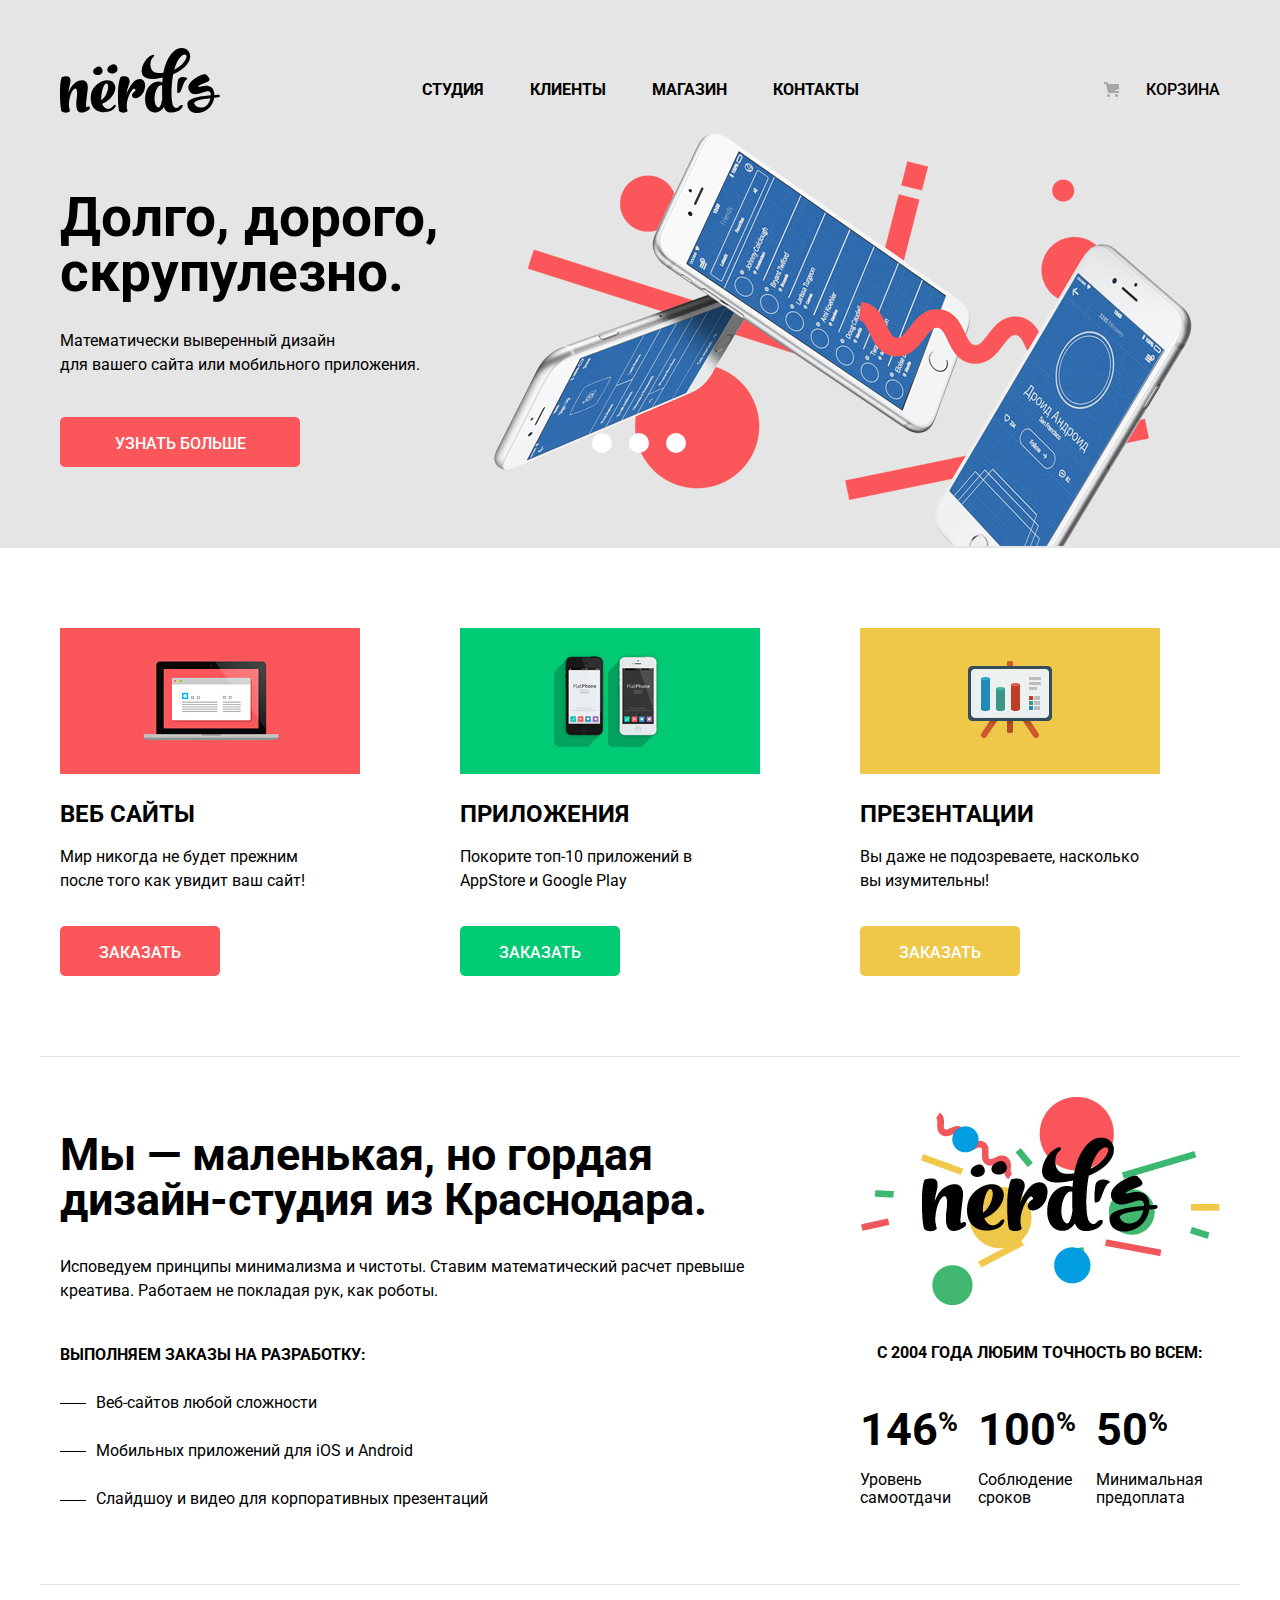
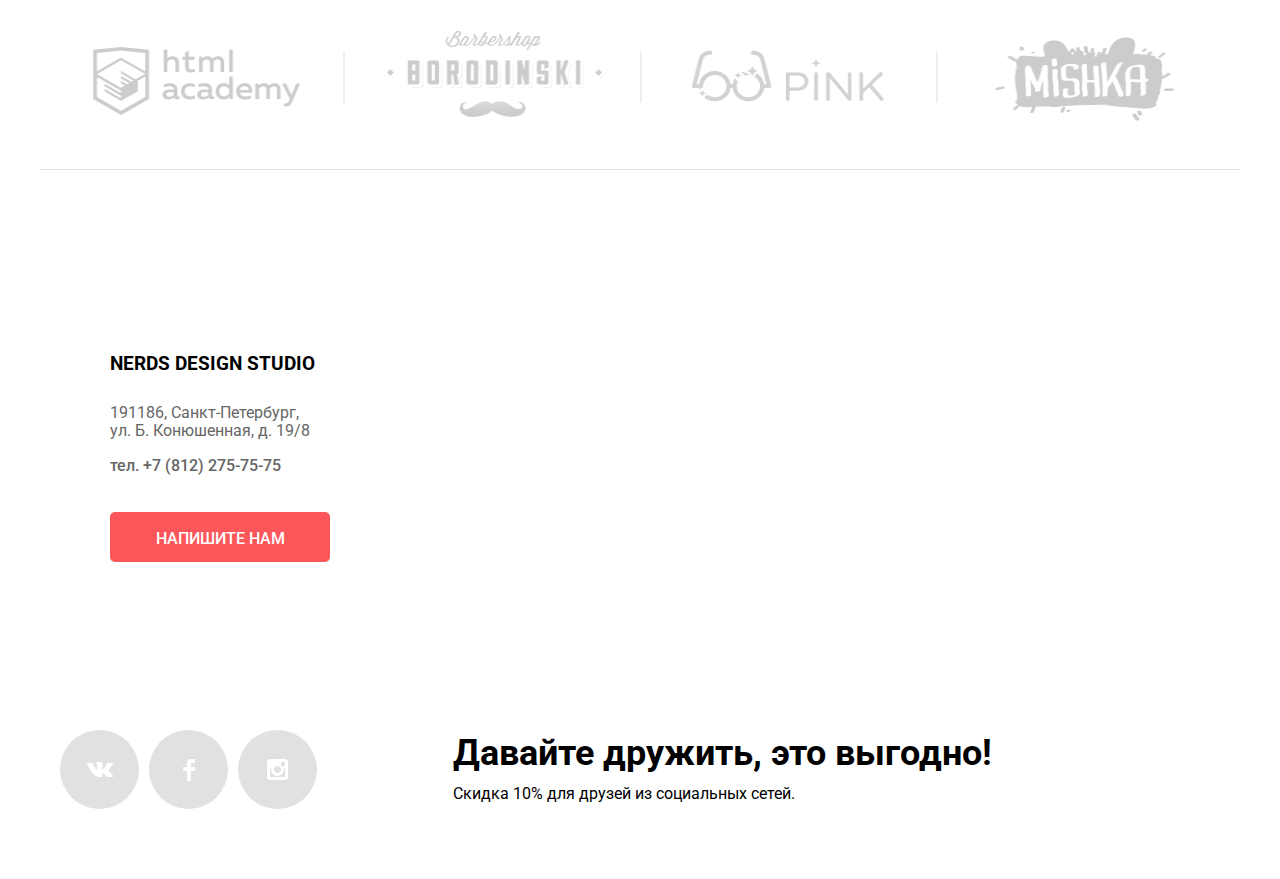
<file: index.html>
<!DOCTYPE html>
<html lang="ru">

<head>
    <meta charset="UTF-8">
    <title>TATU-H</title>
    <link href="css/normalize.css" rel="stylesheet">
    <link href="https://fonts.googleapis.com/css?family=Roboto:400,500,700&amp;subset=cyrillic" rel="stylesheet">
    <meta http-equiv="X-UA-Compatible" content="ie=edge">
    <link href="css/main.css" rel="stylesheet">
</head>
<body class="page">
    <header class="page-header">
          <div class="container">
        <nav class="main-navigation">
            <a class="logo disabled">
                <img src="img/nerds-logo.svg" width="160" height="65" alt="логотип компании">
            </a>
            <ul class="navigation-list">
                <li><a href="studio.html">студия</a></li>
                <li><a href="clients.html">клиенты</a></li>
                <li><a href="catalog.html">магазин</a></li>
                <li><a href="contacts.html">контакты</a></li>
            </ul>
            <ul class="basket">
                <li>
                    <a href="#">корзина</a>
                </li>
            </ul>
        </nav>
        </div>
    </header>

    <main class="page-content">
        <section class="slider">
           <div class="container">
            <h2 class="visually-hidden">Слоганы компании</h2>
            <ul class="slider-list">
                <li class="slider-item slide-1 active">
                    <div class="slider-item-info">
                        <h2>Долго, дорого, скрупулезно.</h2>
                        <p>Математически выверенный дизайн<br>для вашего сайта или мобильного приложения.</p>
                        <a class="button" href="#">узнать больше</a>
                    </div>
                </li>
                <li class="slider-item slide-2">
                    <div class="slider-item-info">
                        <h2>Любим математику как никто другой.</h2>
                        <p>Никакого креатива, только математические формулы<br>для расчета идеальных пропорций.</p>
                        <a class="button" href="#">узнать больше</a>
                    </div>
                </li>
                <li class="slider-item slide-3">
                    <div class="slider-item-info">
                        <h2>Только ночь, только хардкор.</h2>
                        <p>Работать днем, как все? Мы против этого.<br>Ближе к полуночи работа только начинается..</p>
                        <a class="button" href="#">узнать больше</a>
                    </div>
                </li>
            </ul>

            <div class="slider-controls">
                <button type="button" id="slide-1" class="switch-btn active">слайд-1</button>
                <button type="button" id="slide-2" class="switch-btn">слайд-2</button>
                <button type="button" id="slide-3" class="switch-btn">слайд-3</button>
            </div>
            </div>
        </section>

        <section class="advantages container">
            <h2 class="visually-hidden">Наши преимущества</h2>
            <ul class="advantages-list">
                <li class="advantages-item red-rect">
                    <b>веб сайты</b>
                    <p>Мир никогда не будет прежним после того как увидит ваш сайт!</p>
                    <a class="button" href="#">заказать</a>
                </li>
                <li class="advantages-item green-rect">
                    <b>приложения</b>
                    <p>Покорите топ-10 приложений в AppStore и Google Play</p>
                    <a class="button green" href="#">заказать</a>
                </li>
                <li class="advantages-item yellow-rect">
                    <b>презентации</b>
                    <p>Вы даже не подозреваете, насколько вы изумительны!</p>
                    <a class="button yellow" href="#">заказать</a>
                </li>
            </ul>
        </section>

        <section class="info-block container">
            <h2 class="visually-hidden">Кто мы ?</h2>

            <div class="info-block-text">
                <b>Мы — маленькая, но гордая<br>дизайн-студия из Краснодара.</b>
                <p>Исповедуем принципы минимализма и чистоты. Ставим математический расчет превыше креатива. Работаем не покладая рук, как роботы.</p>
                <h3>Выполняем заказы на разработку:</h3>
                <ul class="list-services">
                    <li class="list-item">
                        Веб-сайтов любой сложности
                    </li>
                    <li class="list-item">
                        Мобильных приложений для iOS и Android
                    </li>
                    <li class="list-item">
                        Слайдшоу и видео для корпоративных презентаций
                    </li>
                </ul>
            </div>

            <div class="statistic-card">
                <h3>с 2004 года Любим точность во всем:</h3>
                <ul class="statistic-list">
                    <li class="statistic-item">
                        <span>146<sup>%</sup></span>
                        <p>Уровень самоотдачи</p>
                    </li>
                    <li class="statistic-item">
                        <span>100<sup>%</sup></span>
                        <p>Соблюдение сроков</p>
                    </li>
                    <li class="statistic-item">
                        <span>50<sup>%</sup></span>
                        <p>Минимальная предоплата</p>
                    </li>
                </ul>
            </div>
        </section>

        <section class="partners container">
            <h2 class="visually-hidden">Наши партнёры</h2>
            <ul class="logo-list">
                <li class="logo-item">
                    <a href="#"><img src="img/logo-1.png" width="270" height="180" alt="логотип html academy"></a>
                </li>
                <li class="logo-item">
                    <a href="#"><img src="img/logo-2.png" width="270" height="180" alt="логотип barbershop borodinkiy"></a>
                </li>
                <li class="logo-item">
                    <a href="#"><img src="img/logo-3.png" width="270" height="180" alt="логотип pink"></a>
                </li>
                <li class="logo-item">
                    <a href="#"><img src="img/logo-4.png" width="270" height="180" alt="логотип mishka"></a>
                </li>
            </ul>
        </section>
    </main>

    <footer class="page-footer">
        <div class="map">
<!--            <img src="img/map1.jpg" width="1440" height="415" alt="мы расположены" />-->
            <div class="interactive-map" id="map"></div>
            <section class="contact-info">
                <h3>nerds design studio</h3>
                <p>
                    191186, Санкт-Петербург,<br> ул. Б. Конюшенная, д. 19/8<br>
                    <a class="tel" href="tel:+78122757575">тел. +7 (812) 275-75-75</a>
                </p>
                <a href="form.html" class="button" id="popapVisually">Напишите нам</a>
            </section>
        </div>

        <section class="social container">
            <h3 class="visually-hidden">социальные сети</h3>
            <ul class="social-list">
                <li class="social-item">
                    <a href="#">
                        <span class="visually-hidden">в контакте</span>
                        <svg width="26" height="15" viewBox="0 0 26 15"><path fill="#fff" d="M16.138 11.51c.956-.309 2.18 2.04 3.483 2.939.978.681 1.727.534 1.727.534l3.473-.05s1.815-.112.957-1.554c-.071-.12-.503-1.069-2.585-3.022-2.177-2.043-1.882-1.712.739-5.244 1.597-2.153 2.236-3.468 2.036-4.028-.192-.539-1.365-.399-1.365-.399L20.69.713c-.381.001-.704.119-.851.515-.003.004-.621 1.666-1.445 3.079-1.741 2.989-2.436 3.148-2.724 2.961-.661-.433-.494-1.737-.494-2.664 0-2.897.432-4.105-.846-4.417-.427-.104-.739-.172-1.828-.182-1.392-.021-2.574 0-3.244.329-.445.223-.786.712-.579.74.26.035.843.16 1.155.586.401.552.389 1.789.389 1.789s.229 3.411-.54 3.834c-.528.29-1.25-.302-2.803-3.016-.793-1.388-1.392-2.922-1.392-2.922s-.116-.285-.326-.441c-.25-.185-.6-.244-.6-.244L.848.684S.29.7.085.946c-.182.218-.015.668-.015.668s2.909 6.881 6.203 10.347c3.02 3.182 6.452 2.971 6.452 2.971h1.555s.469-.054.709-.312c.224-.24.214-.691.214-.691s-.031-2.109.935-2.419z"/></svg>
                    </a></li>
                <li class="social-item">
                    <a href="#">
                        <span class="visually-hidden">facebook</span>
                        <svg width="12" height="22" viewBox="0 0 12 22"><path fill="#fff" d="M12 4V0H8a4 4 0 0 0-4 4v4H0v4h4v10h4V12h4V8H8V4h4z"/></svg>
                    </a></li>
                <li class="social-item">
                    <a href="#">
                        <span class="visually-hidden">instagram</span>
                        <svg width="21" height="21" viewBox="0 0 21 21"><path fill="#fff" d="M18 0H3C1.35 0 0 1.35 0 3v15c0 1.65 1.35 3 3 3h15c1.65 0 3-1.35 3-3V3c0-1.65-1.35-3-3-3zm-7.5 7c1.93 0 3.5 1.57 3.5 3.5S12.43 14 10.5 14 7 12.43 7 10.5 8.57 7 10.5 7zM18 18H3V9h1.181A6.504 6.504 0 0 0 4 10.5a6.5 6.5 0 1 0 13 0 6.45 6.45 0 0 0-.181-1.5H18v9zm0-11h-4V3h4v4z"/></svg>
                    </a></li>
            </ul>
            <div class="friends">
                <p>Давайте дружить, это выгодно!</p>
                <p>Скидка 10% для друзей из социальных сетей.</p>
            </div>
        </section>
    </footer>

   <div class="overlay"></div>
    <div class="popap">
        <h2>Напишите нам</h2>
        <button class="button-close-popap" type="button" id="closeModal">
            <svg width="21" height="21" viewBox="0 0 21 21"><path fill="#a2a2a2" d="M13.328 10.5l7.371-7.371a1.003 1.003 0 0 0 0-1.414L19.285.3a1.003 1.003 0 0 0-1.414 0L10.5 7.672 3.129.301a1.003 1.003 0 0 0-1.414 0L.301 1.715a1.003 1.003 0 0 0 0 1.414L7.672 10.5.301 17.871a1.003 1.003 0 0 0 0 1.414l1.415 1.414a1.003 1.003 0 0 0 1.414 0l7.371-7.371 7.371 7.371a1.003 1.003 0 0 0 1.414 0l1.414-1.414a1.003 1.003 0 0 0 0-1.414L13.328 10.5z"/></svg>
        </button>
        <form action="https://echo.htmlacademy.ru" method="post" name="userMailForm">
            <div class="name-mail">
                <label>
                        <span>Ваше имя:<br></span>
                        <input type="text" required name="userName" placeholder="Имя Фамилия"/><br>
                </label>
                    <label>
                        <span>Ваш e-mail:<br></span>
                        <input type="email" required name="userEmail" placeholder="email@example.com"/><br>
                </label>
            </div>
            <label>
                <span>Текст письма:<br></span>
                <textarea required name="userText"></textarea><br>
            </label>

            <button class="button" type="submit" id="submitButton">Отправить</button>
        </form>
    </div>
    
    <script src="js/jquery-3.3.1.min.js"></script>
    <script src="https://api-maps.yandex.ru/2.1/?lang=ru_RU" type="text/javascript"></script>
    <script src="js/nerds_js.js"></script>

</body>

</html>
</file>
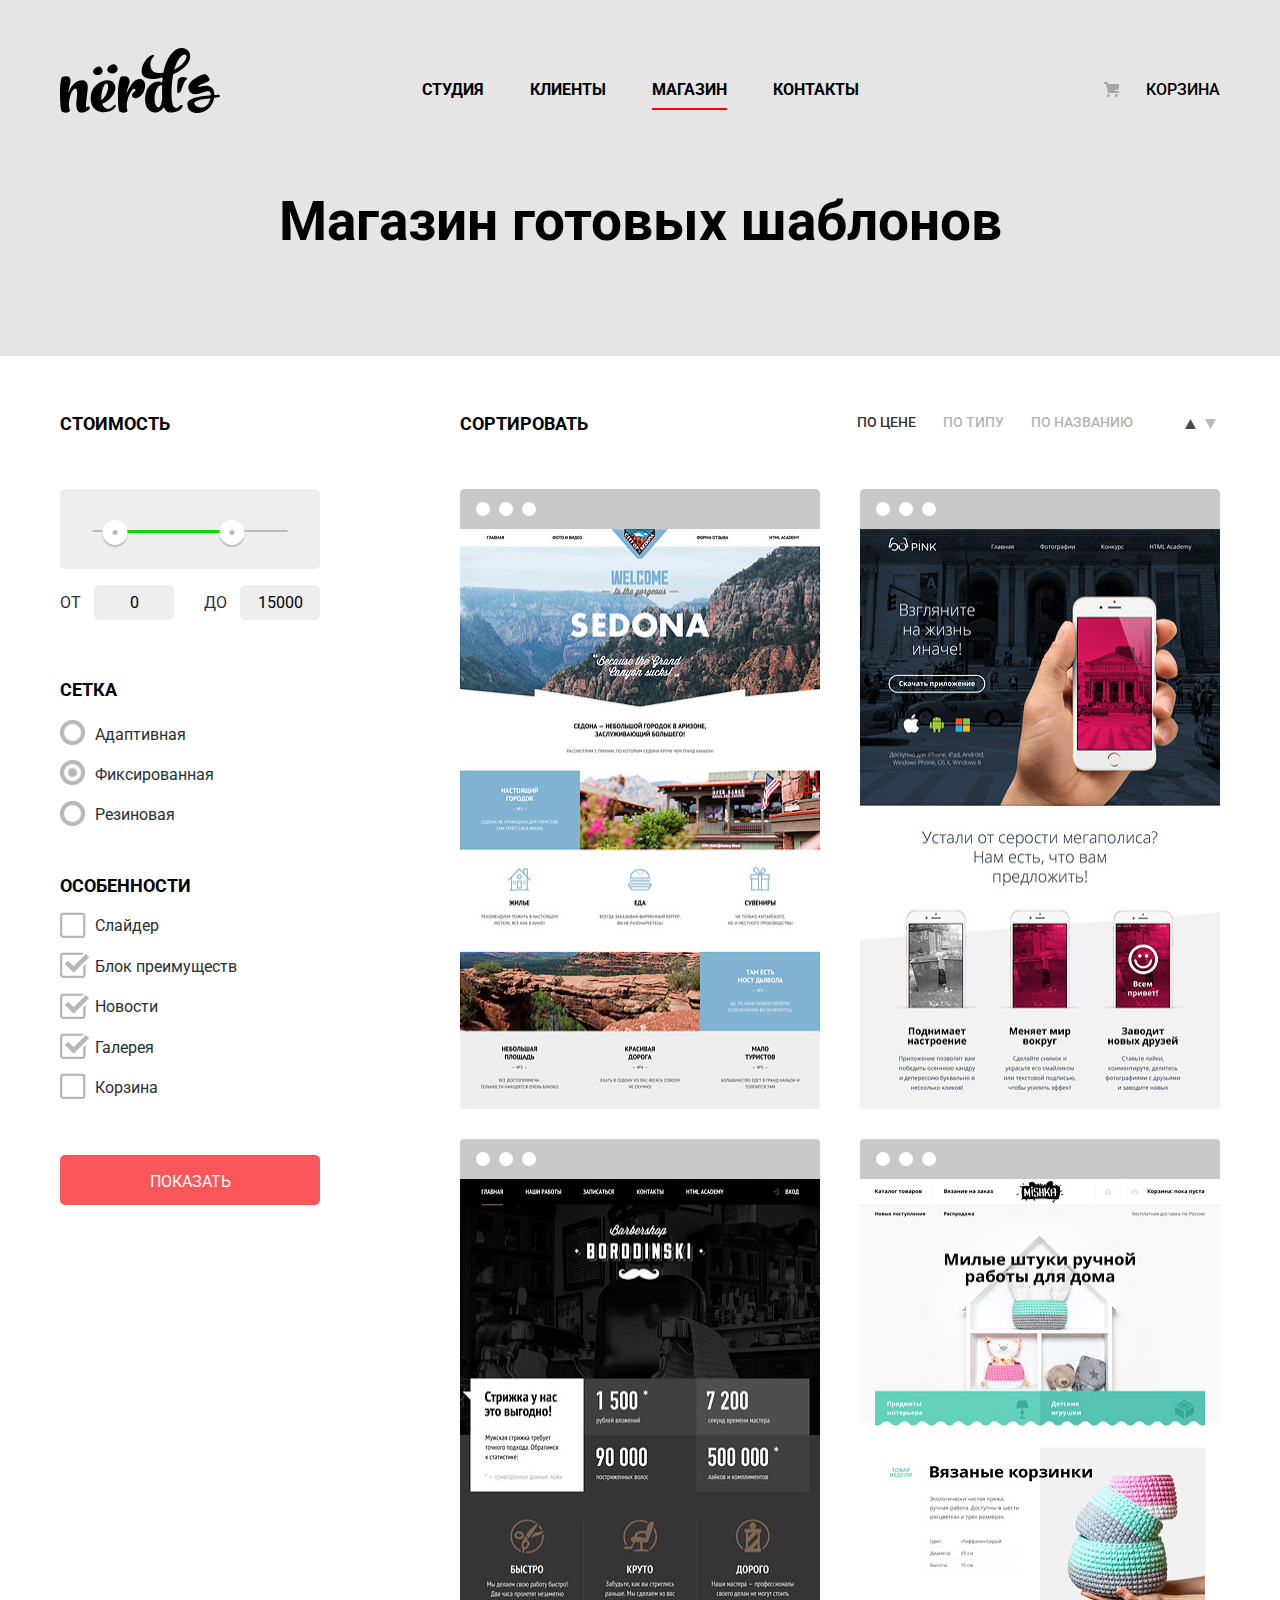
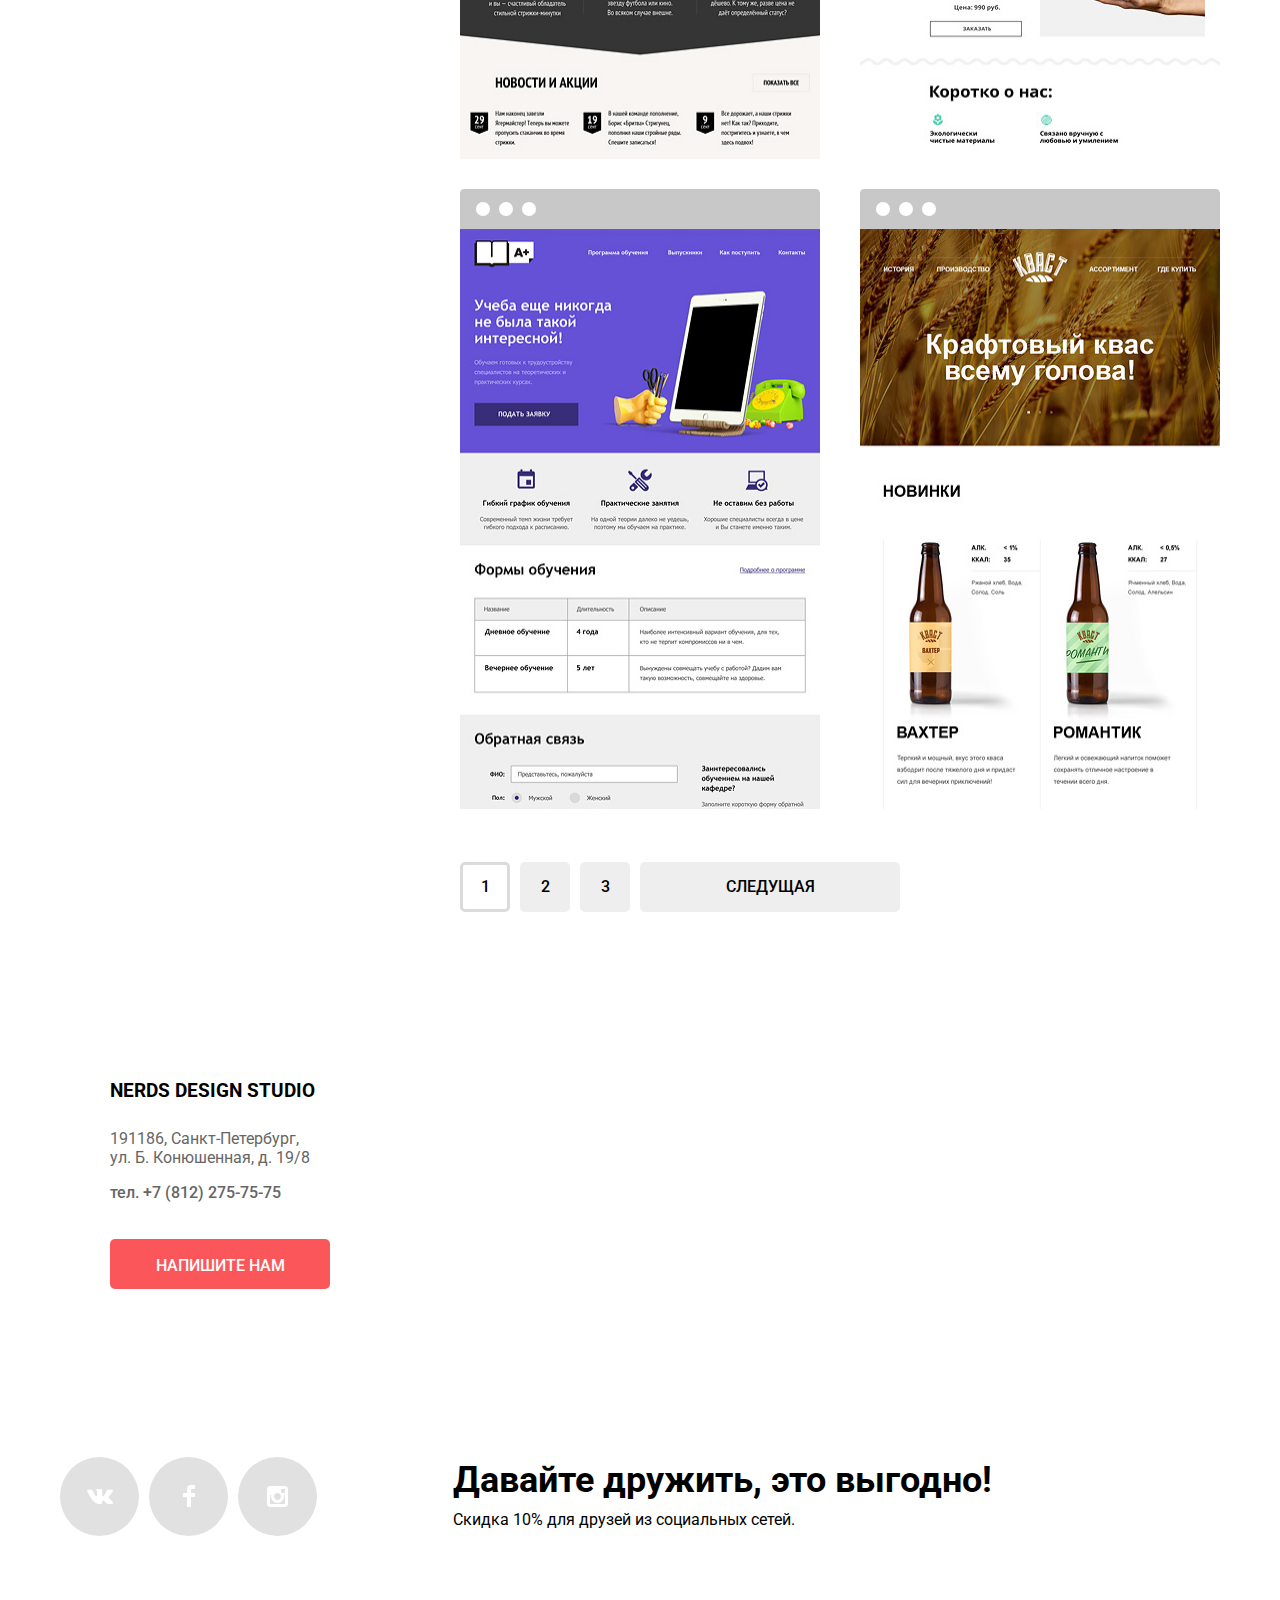
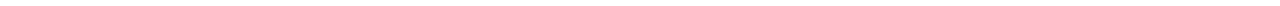
<file: catalog.html>
<!DOCTYPE html>
<html lang="ru">

<head>
    <meta charset="UTF-8">
    <link href="css/normalize.css" rel="stylesheet">
    <link href="https://fonts.googleapis.com/css?family=Roboto:400,500,700&amp;subset=cyrillic" rel="stylesheet">
    <meta http-equiv="X-UA-Compatible" content="ie=edge">
    <link href="css/main.css" rel="stylesheet">
    <script src="js/jquery-3.3.1.min.js"></script>
    <title>Магазин</title>
</head>

<body class="page">

    <header class="page-header">
          <div class="container">
        <nav class="main-navigation">
            <a class="logo" href="index.html">
                <img src="img/nerds-logo.svg" width="160" height="65" alt="логотип компании">
            </a>
            <ul class="navigation-list">
                <li><a href="studio.html">студия</a></li>
                <li><a href="clients.html">клиенты</a></li>
                <li class="current-page"><a>магазин</a></li>
                <li><a href="contacts.html">контакты</a></li>
            </ul>
            <ul class="basket">
                <li>
                    <a href="#">корзина</a>
                </li>
            </ul>
        </nav>
        </div>
    </header>

    <main class="page-content">
        <div class="page-name">
            <h1 class="container">Магазин готовых шаблонов</h1>
        </div>
           <div class="wraper container">
            <form class="user-select" action="https://echo.htmlacademy.ru" method="POST" name="form-filter">
                <fieldset>
                    <legend>стоимость</legend>
                        <div class="toggle-modul">
                            <div class="grad-line">
                                <div class="bar-line"></div>
                                <div class="toggle-min" tabindex="0"></div>
                                <div class="toggle-max" tabindex="0"></div>
                            </div>
                        </div>
                        <div class="min-max-value">
                            <label class="min-price">от <input name="min-price" type="text" value="0"></label>
                            <label class="max-price">до <input name="max-price" type="text" value="15000"></label>
                        </div>
                </fieldset>
                <fieldset>
                    <legend>сетка</legend>
                    <ul class="grids-list">
                        <li class="grids-item"><input class="visually-hidden" type="radio" name="grid-selector" id="adaptive" value="adaptive"><label for="adaptive">Адаптивная</label></li>
                        <li class="grids-item"><input class="visually-hidden" type="radio" name="grid-selector" checked id="fixible" value="fixible"><label for="fixible">Фиксированная</label></li>
                        <li class="grids-item"><input class="visually-hidden" type="radio" name="grid-selector" id="stretch" value="stretch"><label for="stretch">Резиновая</label></li>
                    </ul>
                </fieldset>
                <fieldset>
                    <legend>особенности</legend>
                    <ul class="features-list">
                        <li class="features-item"><input class="visually-hidden" type="checkbox" name="slider" id="slider" value="slider"><label for="slider">Слайдер</label></li>
                        <li class="features-item"><input class="visually-hidden" type="checkbox" checked name="advantage-block" id="advantage-block" value="advantage-block"><label for="advantage-block">Блок преимуществ</label></li>
                        <li class="features-item"><input class="visually-hidden" type="checkbox" checked name="news" id="news" value="news"><label for="news">Новости</label></li>
                        <li class="features-item"><input class="visually-hidden" type="checkbox" checked name="galery" id="galery" value="galery"><label for="galery">Галерея</label></li>
                        <li class="features-item"><input class="visually-hidden" type="checkbox" name="basket" id="basket" value="basket"><label for="basket">Корзина</label></li>
                    </ul>
                </fieldset>
                <button class="button" type="submit">Показать</button>
            </form>

            <section class="catalog">
                <h2 class="visually-hidden">Сортировка и превью сайтов</h2>
                <div class="catalog-sort">
                    <span>сортировать</span>
                    <ul class="sorted-type">
                        <li class="sorted-item enabled"><a href="#">По цене</a></li>
                        <li class="sorted-item"><a href="#">По типу</a></li>
                        <li class="sorted-item"><a href="#">По названию</a></li>
                    </ul>
                    <ul class="sorted-arrow">
                        <li class="arrow-item arrow-up enabled"><a href="#"><span class="visually-hidden">по возростанию</span></a></li>
                        <li class="arrow-item arrow-down"><a href="#"><span class="visually-hidden">по убыванию</span></a></li>
                    </ul>
                </div>

                <ul class="template-list">
                    <li class="template-item" tabindex="0">
                        <img src="img/img-sedona.jpg" width="360" height="580" alt="макет сайта sedona" />
                        <div class="hiden">
                            <b>sedona</b>
                            <p>Информационный сайт<br>для туристов</p>
                            <a class="button" href="#">9 900 руб.</a>
                        </div>
                    </li>
                    <li class="template-item" tabindex="0">
                        <img src="img/img-pink.jpg" width="360" height="580" alt="макет сайта pink app" />
                        <div class="hiden">
                            <b>pink app</b> 
                            <p>Продуктовый лендинг приложения для iOS и Android</p>
                            <a class="button" href="#">9 900 руб.</a>
                        </div>
                    </li>
                    <li class="template-item" tabindex="0">
                        <img src="img/img-barbershop.jpg" width="360" height="580" alt="макет сайта barbershop" />
                        <div class="hiden">
                            <b>barbershop</b> 
                            <p>Сайт салоны красоты.<br>Для мужчин, да.</p>
                            <a class="button" href="#">9 900 руб.</a>
                        </div>
                    </li>
                    <li class="template-item" tabindex="0">
                        <img src="img/img-mishka.jpg" width="360" height="580" alt="макет сайта mishka" />
                        <div class="hiden">
                            <b>mishka</b>
                            <p>Интернет-магазин<br>вязаных игрушек</p>
                            <a class="button" href="#">9 900 руб.</a>
                        </div>
                    </li>
                    <li class="template-item" tabindex="0">
                        <img src="img/img-aplus.jpg" width="360" height="580" alt="макет сайта a plus" />
                        <div class="hiden">
                            <b>a plus</b>
                            <p>Лендинг курсов повышения<br>квалификации</p>
                            <a class="button" href="#">9 900 руб.</a>
                        </div>
                    </li>
                    <li class="template-item" tabindex="0">
                        <img src="img/img-kvast.jpg" width="360" height="580" alt="макет сайта кваст" />
                        <div class="hiden">
                            <b>кваст</b>
                            <p>Промо-сайт производителя<br>крафтового кваса</p>
                            <a class="button" href="#">9 900 руб.</a>
                        </div>
                    </li>
                </ul>

                <ul class="next-pages-list">
                    <li class="next-pages-item page-current"><a>1</a></li>
                    <li class="next-pages-item"><a href="#">2</a></li>
                    <li class="next-pages-item"><a href="#">3</a></li>
                    <li class="next-pages-item next"><a href="#">следущая</a></li>
                </ul>
            </section>
        </div>
    </main>


    <footer class="page-footer">
        <div class="map">
<!--            <img src="img/map1.jpg" width="1440" height="415" alt="мы расположены" />-->
            <div class="interactive-map" id="map"></div>
            <section class="contact-info">
                <h3>nerds design studio</h3>
                <p>
                    191186, Санкт-Петербург,<br> ул. Б. Конюшенная, д. 19/8<br>
                    <a class="tel" href="tel:+78122757575">тел. +7 (812) 275-75-75</a>
                </p>
                <a href="form.html" class="button" id="popapVisually">Напишите нам</a>
            </section>
        </div>

        <section class="social container">
            <h3 class="visually-hidden">социальные сети</h3>
            <ul class="social-list">
                <li class="social-item">
                    <a href="#">
                        <span class="visually-hidden">в контакте</span>
                        <svg width="26" height="15" viewBox="0 0 26 15"><path fill="#fff" d="M16.138 11.51c.956-.309 2.18 2.04 3.483 2.939.978.681 1.727.534 1.727.534l3.473-.05s1.815-.112.957-1.554c-.071-.12-.503-1.069-2.585-3.022-2.177-2.043-1.882-1.712.739-5.244 1.597-2.153 2.236-3.468 2.036-4.028-.192-.539-1.365-.399-1.365-.399L20.69.713c-.381.001-.704.119-.851.515-.003.004-.621 1.666-1.445 3.079-1.741 2.989-2.436 3.148-2.724 2.961-.661-.433-.494-1.737-.494-2.664 0-2.897.432-4.105-.846-4.417-.427-.104-.739-.172-1.828-.182-1.392-.021-2.574 0-3.244.329-.445.223-.786.712-.579.74.26.035.843.16 1.155.586.401.552.389 1.789.389 1.789s.229 3.411-.54 3.834c-.528.29-1.25-.302-2.803-3.016-.793-1.388-1.392-2.922-1.392-2.922s-.116-.285-.326-.441c-.25-.185-.6-.244-.6-.244L.848.684S.29.7.085.946c-.182.218-.015.668-.015.668s2.909 6.881 6.203 10.347c3.02 3.182 6.452 2.971 6.452 2.971h1.555s.469-.054.709-.312c.224-.24.214-.691.214-.691s-.031-2.109.935-2.419z"/></svg>
                    </a></li>
                <li class="social-item">
                    <a href="#">
                        <span class="visually-hidden">facebook</span>
                        <svg width="12" height="22" viewBox="0 0 12 22"><path fill="#fff" d="M12 4V0H8a4 4 0 0 0-4 4v4H0v4h4v10h4V12h4V8H8V4h4z"/></svg>
                    </a></li>
                <li class="social-item">
                    <a href="#">
                        <span class="visually-hidden">instagram</span>
                        <svg width="21" height="21" viewBox="0 0 21 21"><path fill="#fff" d="M18 0H3C1.35 0 0 1.35 0 3v15c0 1.65 1.35 3 3 3h15c1.65 0 3-1.35 3-3V3c0-1.65-1.35-3-3-3zm-7.5 7c1.93 0 3.5 1.57 3.5 3.5S12.43 14 10.5 14 7 12.43 7 10.5 8.57 7 10.5 7zM18 18H3V9h1.181A6.504 6.504 0 0 0 4 10.5a6.5 6.5 0 1 0 13 0 6.45 6.45 0 0 0-.181-1.5H18v9zm0-11h-4V3h4v4z"/></svg>
                    </a></li>
            </ul>
            <div class="friends">
                <p>Давайте дружить, это выгодно!</p>
                <p>Скидка 10% для друзей из социальных сетей.</p>
            </div>
        </section>
    </footer>

   <div class="overlay"></div>
    <div class="popap">
        <h2>Напишите нам</h2>
        <button class="button-close-popap" type="button" id="closeModal">
            <svg width="21" height="21" viewBox="0 0 21 21"><path fill="#a2a2a2" d="M13.328 10.5l7.371-7.371a1.003 1.003 0 0 0 0-1.414L19.285.3a1.003 1.003 0 0 0-1.414 0L10.5 7.672 3.129.301a1.003 1.003 0 0 0-1.414 0L.301 1.715a1.003 1.003 0 0 0 0 1.414L7.672 10.5.301 17.871a1.003 1.003 0 0 0 0 1.414l1.415 1.414a1.003 1.003 0 0 0 1.414 0l7.371-7.371 7.371 7.371a1.003 1.003 0 0 0 1.414 0l1.414-1.414a1.003 1.003 0 0 0 0-1.414L13.328 10.5z"/></svg>
        </button>
        <form action="https://echo.htmlacademy.ru" method="post" name="userMailForm">
            <div class="name-mail">
                <label>
                        <span>Ваше имя:<br></span>
                        <input type="text" required name="userName" placeholder="Имя Фамилия"/><br>
                </label>
                    <label>
                        <span>Ваш e-mail:<br></span>
                        <input type="email" required name="userEmail" placeholder="email@example.com"/><br>
                </label>
            </div>
            <label>
                <span>Текст письма:<br></span>
                <textarea required name="userText"></textarea><br>
            </label>

            <button class="button" type="submit" id="submitButton">Отправить</button>
        </form>
    </div>
    
    <script src="js/jquery-3.3.1.min.js"></script>
    <script src="https://api-maps.yandex.ru/2.1/?lang=ru_RU" type="text/javascript"></script>
    <script src="js/nerds_js.js"></script>

</body>

</html>
</file>
<file: css/main.css>
.borders {
    outline: 1px solid green;
}

html {
    box-sizing: border-box;
}

*,
*::before,
*::after {
    box-sizing: inherit;
    margin: 0;
    padding: 0;
}

body {
    font-family: 'Roboto', 'Arial', 'sans-serif';
    font-weight: 400;
    font-size: 16px;
    color: #000;
}

a {
    text-decoration: none;
    text-transform: uppercase;
    color: inherit;
    font-weight: 500;
}

ul {
    padding: 0;
    margin: 0;
    list-style: none;
}

.container {
    position: relative;
    width: 1200px;
    margin: 0 auto;
    padding: 0 20px;
}

.button {
    display: block;
    width: 240px;
    height: 50px;
    padding: 18px 0;
    border: none;
    background-color: #fb565a;
    border-radius: 5px;
    text-align: center;
    color: white;
    cursor: pointer;    
}

.button:hover,
.button:focus {
    background-color: #e74246;
    outline: none;
}

.button:active {
    background-color: #e74246;
    color: #e38486;
}

.visually-hidden {
    position: absolute;
    clip: rect(1px 1px 1px 1px);
    clip: rect(1px, 1px, 1px, 1px);
    padding: 0;
    border: 0;
    height: 1px;
    width: 1px;
    overflow: hidden;
}

.page-header,
.slider {
    background-color: #e5e5e5;
    position: relative;
}

.main-navigation {
    padding-top: 48px;
    display: flex;
    align-items: center;
}

.slider h2 {
    margin: 0;
    padding: 0;
}

.navigation-list {
    display: flex;
    align-items: flex-end;
    padding-top: 20px;
}

.navigation-list a:hover,
.basket a:hover,
.navigation-list a:focus,
.basket a:focus {
    color: #fb565a;
    outline: none;
}

.navigation-list li {
    margin-right: 46px;
}

.navigation-list li:last-child {
    margin-right: 0;
}

.basket {
    padding-top: 20px;
    margin-left: auto;
    padding-left: 50px;
}

.basket a {
    padding-left: 50px;
    position: relative;
}

.basket a::before {
    content: '';
    display: block;
    position: absolute;
    background: url('../img/cart-icon.svg') no-repeat center;
    width: 30px;
    height: 30px;
    left: 0px;
    top: -6px;
}

.slider-item-info h2 {
    margin-bottom: 29px;
    font-size: 55px;
    line-height: 55px;
    font-weight: bold;
    width: 50%;
}

.slider-item-info p {
    padding-bottom: 40px;
    line-height: 24px;
}

.slider-item {
    display: none;
}

.active {
    display: block;
}

.slide-1 {
    background: url('../img/slide1.png') no-repeat right;
}

.slide-2 {
    background: url('../img/slide2.png') no-repeat right;
}

.slide-3 {
    background: url('../img/slide3.png') no-repeat right;
}

.logo {
    margin-right: 202px;
    width: 160px;
    height: 65px;
    transition: 0.3s;
    cursor: pointer;
}

.logo img:hover {
    opacity: 0.8;
}

.logo img:active {
    opacity: 0.3;
}

.slider-item-info {
    padding-top: 77px;
    padding-bottom: 81px;
}

.slider-controls {
    position: absolute;
    display: flex;
    left: 552px;
    bottom: 95px;
}

.switch-btn {
    width: 20px;
    height: 20px;
    background-color: white;
    border-radius: 50%;
    border-width: 0;
    margin-right: 17px;
    color: rgba(255, 255, 255, 0);
}

.switch-btn:hover,
.switch-btn:focus {
    outline: none;
    background-color: #ffcbcb;
}

.advantages {
    padding-bottom: 80px;
    padding-top: 80px;
    border-bottom: 1px solid rgba(0, 0, 0, 0.11);
    margin-bottom: 40px;
}


.advantages-list {
    display: flex;
}

.advantages-list b {
    text-transform: uppercase;
    font-size: 24px;
    font-weight: bold;
    padding-bottom: 16px;
}

.advantages-list p {
    line-height: 24px;
    padding-right: 20px;
    margin-bottom: 33px;
}

.advantages-item {
    display: flex;
    flex-direction: column;
    width: 300px;
    padding-top: 173px;
}

.advantages-item:not(:last-child){
    margin-right: 100px;
}

.advantages-item a {
    width: 160px;
}

.green {
    background-color: #00ca74;
}

.green:hover,
.green:focus {
    background-color: #00bc6c;
}

.green:active {
    background-color: #00aa62;
    color: #74c69a;
}

.yellow {
    background-color: #efc84a;
}

.yellow:hover,
.yellow:focus {
    background-color: #eab534;
}

.yellow:active {
    background-color: #e5a722;
    color: #edc47c;
}

.red-rect {
    background: url('../img/illustration-1.jpg') no-repeat top left;
}

.green-rect {
    background: url('../img/illustration-2.jpg') no-repeat top left;
}

.yellow-rect {
    background: url('../img/illustration-3.jpg') no-repeat top left;
}

.info-block {
    display: flex;
    justify-content: space-between;
    padding-bottom: 45px;
    border-bottom: 1px solid rgba(0, 0, 0, 0.11);
}

.info-block-text {
    width: 690px;
}

.info-block-text b {
    display: block;
    font-size: 45px;
    line-height: 45px;
    margin-bottom: 33px;
    padding-top: 35px;
}

.info-block-text p {
    font-size: 16px;
    line-height: 24px;
    margin-bottom: 40px;
}

.info-block-text h3 {
    font-size: 16px;
    line-height: 24px;
    text-transform: uppercase;
    margin-bottom: 27px;
}

.list-services {
    display: flex;
    flex-direction: column;
}

.list-item {
    position: relative;
    padding-left: 36px;
    margin-bottom: 30px;
}

.list-item::before {
    content: '';
    display: block;
    left: 0;
    top: 50%;
    width: 26px;
    height: 1px;
    position: absolute;
    background-color: #000;
}

.statistic-card {
    width: 360px;
    background: url('../img/nerds-illustration.jpg') no-repeat top;
    padding-top: 247px
}

.statistic-card h3 {
    font-size: 16px;
    text-transform: uppercase;
    padding-bottom: 42px;
    text-align: center;
}

.statistic-list {
    display: flex;
}

.statistic-item {
    width: 30%;
    margin-right: 10px;
}

.statistic-item span {
    display: block;
    font-size: 45px;
    font-weight: bold;
    margin-bottom: 15px;
}

.partners {
    margin-bottom: 75px;
    border-bottom: 1px solid rgba(0, 0, 0, 0.11);
}

.logo-list {
    display: flex;
    justify-content: space-between;
}

.logo-item {
    position: relative;
}

.logo-item:not(:last-child)::after {
    content: '';
    position: absolute;
    right: -7%;
    top: 0;
    width: 10px;
    height: 100%;
    background: url('../img/verticalLine.png') no-repeat center;
}

.logo-item a {
    opacity: 0.2;
    width: 270px;
    transition: 0.3s;
}

.logo-item a:hover,
.logo-item a:focus {
    opacity: 1;
    outline: none;
}

.logo-item a:active {
    opacity: 0.1;
}

.page-footer {
    margin-bottom: 70px;
}

.map {
    display: flex;
    position: relative;
    justify-content: center;
    margin-bottom: 70px;
}

.interactive-map {
    height: 415px;
    width: 100%;
}

.contact-info {
    position: absolute;
    background-color: white;
    padding: 54px 50px;
    left: 50%;
    transform: translateX(-580px);
    top: 55px;
    padding-bottom: 47px;
}

.contact-info h3 {
    text-transform: uppercase;
    padding-bottom: 28px;
}

.tel {
    text-transform: none;
    display: block;
    margin-top: 17px;
}

.tel:hover,
.tel:focus {
    text-decoration: underline;
    color: #000;
    outline: none;
}

.contact-info p {
    padding-bottom: 36px;
    color: #666666;
}

#popapVisually {
    width: 220px;
    margin-top: auto;
}

.social {
    display: flex;
}

.social-list {
    display: flex;
    padding-right: 126px;
}

.social-item a {
    display: flex;
    justify-content: center;
    align-items: center;
    width: 79px;
    height: 79px;
    background-color: #e1e1e1;
    border-radius: 50%;
    margin-right: 10px;
    transition: 0.3s;
}

.social-item a:hover,
.social-item a:focus {
    background-color: #e74246;
    outline: none;
}

.social-item a:active {
    background-color: #d7373b;
}

.social-item a:active path {
    fill: #e37376;
}

.friends p:first-child {
    font-size: 36px;
    font-weight: bold;
    margin: 0;
    padding-top: 3px;
    padding-bottom: 10px;
}

.friends p:last-child {
    margin: 0;
    font-size: 16px;
}

.overlay {
    display: none;
    position: fixed;
    left: 0;
    top: 0;
    z-index: 5;
    width: 100vw;
    height: 100vh;
    background-color: rgba(0, 0, 0, 0.71);
}

.popap {
    display: none;
    margin: 0;
    padding: 0;
    position: fixed;
    padding: 65px 70px;
    bottom: 20%;
    left: 50%;
    transform: translateX(-50%);
    background-color: #fff;
    z-index: 10;
    box-shadow: 10 10 0 5 #fff;
}

.popap h2 {
    margin: 0;
    padding: 0;
    margin-bottom: 10px;
    font-size: 45px;
    padding-bottom: 27px;
}

.button-close-popap {
    position: absolute;
    right: 60px;
    top: 80px;
    width: 30px;
    border: none;
    background: none;
    outline: none;
    cursor: pointer;
}

.button-close-popap:hover path,
.button-close-popap:focus path {
    fill: gray;
}

.name-mail {
    display: flex;
    justify-content: space-between;
    padding-bottom: 30px
}

.name-mail span,
label span {
    display: block;
    padding-bottom: 10px;
}

.name-mail label,
.popap label {
    font-size: 16px;
    font-weight: bold;
}

.name-mail label:not(:last-child) {
    width: 360px;
    margin-right: 40px;
}

.name-mail input {
    width: 360px;
    height: 50px;
    padding: 5px 10px;
}

.name-mail input,
.popap textarea {
    border: 2px solid #d7dcde;
    border-radius: 3px;
    outline: none;
}

.name-mail input:hover,
.popap textarea:hover {
    border-color: #b4b9bb;
}

.name-mail input:focus,
.popap textarea:focus {
    border-color: #000;
    color: #000;
}

.popap textarea {
    height: 117px;
    margin-bottom: 35px;
    padding: 10px;
    resize: none;
}

label textarea {
    width: 100%;
}

#submitButton {
    text-transform: uppercase;
    font-size: 16px;
}


/*--------------- CATALOG --------------*/

.page-name {
    background-color: #e5e5e5;
    text-align: center;
}

.navigation-list a {
    font-weight: bold;
}

.navigation-list .current-page {
    position: relative;
}

.navigation-list .current-page a:hover {
    color: black;
}

.navigation-list .current-page::after {
    content: '';
    position: absolute;
    width: 100%;
    height: 5px;
    left: 0;
    bottom: -13px;
    border-top: 2px solid red;
}

.page-name h1 {
    padding-top: 77px;
    padding-bottom: 103px;
    font-size: 55px;
    margin-bottom: 58px;
}

.wraper {
    display: flex;
    justify-content: space-between;
}

.user-select {
    width: 260px;
}

.catalog {
    width: 760px;
}

.catalog-sort,
.sorted-type {
    margin-left: auto;
    display: flex;
}

.sorted-arrow {
    display: flex;
    padding-left: 20px;
}

.catalog-sort span,
.cost span,
.visually-hidden span {
    text-transform: uppercase;
    font-size: 18px;
    font-weight: bold;
}

.user-select legend {
    text-transform: uppercase;
    font-size: 18px;
    font-weight: bold;
    color: #000;
}


.cost span {
    display: block;
    padding: 0;
    margin: 0;
    margin-bottom: 54px;
}

.page-content label {
    font-size: 16px;
    color: #283136;
}

.catalog-sort {
    margin-bottom: 54px;
}

.sorted-item a {
    display: block;
    transition: 0.3s;
    opacity: 0.3;
}

.sorted-item {
    font-size: 14px;
    margin-right: 27px;
    transition: 0.2s;
}

.sorted-item a:focus {
    outline: none;
    opacity: 0.8;
    transform: scale(1.2);
}

.sorted-item a:hover {
    opacity: 1;
}

.sorted-item:active {
    opacity: 0.1;
}

.arrow-item {
    cursor: pointer;
}

.arrow-item a:hover {
    opacity: 1;
}

.arrow-item:active {
    opacity: 0.2;
}

.arrow-item:focus {
    display: none;
}

.arrow-up a {
    display: block;
    width: 20px;
    height: 20px;
    background: url('../img/icon-up-dir.svg') no-repeat center;
    opacity: 0.3;
}

.arrow-down a {
    display: block;
    width: 20px;
    height: 20px;
    background: url('../img/icon-down-dir.svg') no-repeat center;
    opacity: 0.3;
}

.enabled {
    opacity: 0.8;
}

.enabled a {
    opacity: 1;
}

.arrow-item a:focus {
    transform: scale(1.3);
    outline: none;
}

.arrow-item a:hover {
    opacity: 1;
}

.template-list {
    display: flex;
    flex-wrap: wrap;
    margin-bottom: 23px;
}

.template-item {
    width: 360px;
    height: 610px;
    margin-bottom: 40px;
    position: relative;
    padding-top: 40px;
    outline: none;
}

.template-list .template-item:nth-of-type(odd){
    margin-right: 40px;
}

.template-item::before {
    content: '';
    opacity: 0.3;
    position: absolute;
    width: 100%;
    height: 40px;
    top: 0;
    background: url('../img/browser.svg') no-repeat center;
    transition: 0.3s;
}

.template-item:hover::before,
.template-item:focus::before {
    opacity: 1;
}

.template-item:hover .hiden,
.template-item:focus .hiden,
.template-item .button:hover .hiden {
    height: 230px;
    opacity: 1;
}

.hiden {
    overflow: hidden;
    position: absolute;
    display: flex;
    flex-direction: column;
    align-items: center;
    width: 100%;
    height: 0;
    bottom: 0;
    background-color: #eee;
    z-index: 2;
    opacity: 0;
    transition: 0.4s;
    padding-top: 8px;
    padding-bottom: 37px;
}

.hiden b {
    text-transform: uppercase;
    font-size: 18px;
    font-weight: bold;
    padding-top: 30px;
    padding-bottom: 20px;
}

.hiden p {
    text-align: center;
    font-weight: 400;
    font-size: 16px;
    width: 240px;
    color: #666;
}

.hiden a {
    margin-top: auto;
    width: 200px;
}

.next-pages-list {
    display: flex;
    margin-bottom: 60px;
}

.next-pages-item a {
    display: flex;
    align-items: center;
    justify-content: center;
    width: 50px;
    height: 50px;
    background-color: #eee;
    border: none;
    border-radius: 5px;
    margin-right: 10px;
    cursor: pointer;
    transition: 0.3s;
}

.next-pages-item a {
    outline: none;
}

.next-pages-item a:hover {
    background-color: #dfdfdf;
}

.next-pages-item a:focus {
        background-color: #dfdfdf;
}

.next-pages-item a:active {
    background-color: #d5d5d5;
    border-top: 4px solid #dfdfdf;
    color: #a9a9a9;
}

.next a {
    width: 260px;
}

.page-current a {
    border: 3px solid #dbdbdb;
    background-color: #fff;
}

.wraper fieldset {
    border: 0 none;
    padding: 0;
}

.user-select fieldset:nth-child(1) {
    margin-bottom: 60px;
}

.user-select fieldset:nth-child(2) {
    margin-bottom: 40px;
}

.grids-list {
    padding-top: 14px;
}

.grids-item label {
    display: block;
    position: relative;
    padding-left: 35px;
    padding-top: 11px;
    padding-bottom: 11px;
    color: #283136;
    cursor: pointer;
}

.grids-item label::after {
    content: '';
    position: absolute;
    left: 0;
    bottom: 10px;
    width: 25px;
    height: 25px;
    color: #283136;
}

.grids-item input[type="radio"]~label::after {
    background: url(../img/radio-off.png) no-repeat center;
    background-size: 100%;
    opacity: 0.4;
    transition: 0.3s;
}

.grids-item input[type="radio"]:checked~label::after {
    background: url(../img/radio-on.png) no-repeat center;
    background-size: 100%;
}

.grids-item input[type="radio"]:focus ~ label::after,
.grids-item input[type="radio"]:hover ~ label::after {
    opacity: 1;
}

.grids-item input[type="radio"]:focus~label,
.grids-item input[type="radio"]:hover~label {
    color: #000;
}

.features-item label {
    display: block;
    position: relative;
    padding-left: 35px;
    padding-top: 11px;
    padding-bottom: 11px;
    color: #283136;
    cursor: pointer;
}

.features-item:first-child {
    margin-top: 10px;
}

.features-item:last-child {
    margin-bottom: 47px;
}

.features-item label::after {
    content: '';
    position: absolute;
    left: 0px;
    bottom: 9px;
    width: 30px;
    height: 30px;
    transition: 0.3s;
}

.features-list input[type="checkbox"] ~ label::after {
    background: url(../img/checkbox-off.png) no-repeat center;
    background-size: 100%;
    opacity: 0.4;
}

.features-list input[type="checkbox"]:checked ~ label::after {
    background: url(../img/checkbox-on.png) no-repeat center;
    background-size: 100%;
}

.features-list input[type="checkbox"]:focus ~ label,
.features-list input[type="checkbox"]:hover ~ label {
    color: #000;
}

.features-list input[type="checkbox"]:focus ~ label::after,
.features-list input[type="checkbox"]:hover ~ label::after {
    opacity: 1;
}

.user-select .button {
    width: 260px;
    text-transform: uppercase;
}

.toggle-modul {
    position: relative;
    height: 80px;
    background-color: #eee;
    border-radius: 5px;
    margin-top: 54px;
    margin-bottom: 16px;
}

.min-price input,
.max-price input{
    margin-left: 9px;
}

.grad-line {
    position: absolute;
    width: 75%;
    border-top: 2px solid #bcbcbc;
    top: 41px;
    left: 50%;
    transform: translateX(-50%);
}

.toggle-min,
.toggle-max {
    box-sizing: content-box;
    position: absolute;
    top: -12px;
    width: 5px;
    height: 5px;
    border: 10px solid white;
    border-radius: 50%;
    background-color: #b9b7b7;
    box-shadow: 0 2px 1px 0 rgba(56, 56, 56, 0.28);
    cursor: pointer;
}

.toggle-min:hover,
.toggle-min:focus,
.toggle-max:hover,
.toggle-max:focus {
    background-color: #5a5a5a;
    box-shadow: 0 2px 3px 2px rgba(93, 93, 93, 0.36);
    outline: none;
}

.toggle-min:active,
.toggle-max:active {
    background-color: #ceffcc;
    box-shadow: 0 0 6px 3px rgba(72, 72, 72, 0.37);
}

.toggle-min {
    left: 5%;
}

.toggle-max {
    left: 65%;
}

.bar-line {
    position: absolute;
    width: 55%;
    border-top: 3px solid #09dd00;
    top: -2px;
    left: 25px;
}

.min-max-value {
    display: flex;
    justify-content: space-between
}

.min-max-value label {
    font-size: 16px;
    text-transform: uppercase;
    font-weight: 400;
}

.min-max-value input {
    width: 80px;
    text-align: center;
    height: 35px;
    outline: none;
    border-radius: 5px;
    background-color: #eee;
    border: none;
    outline: none;
}
</file>
